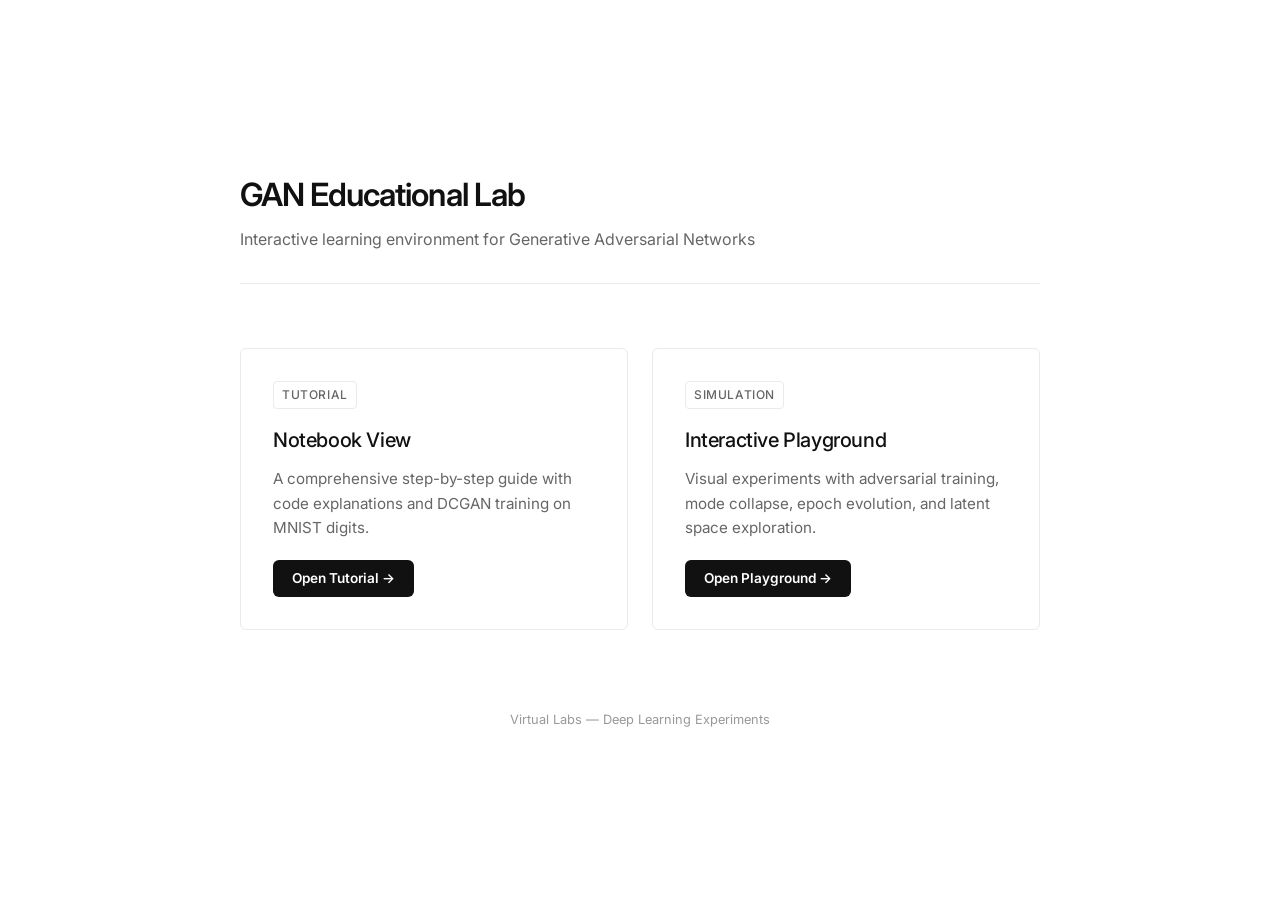
<file: simulation/index.html>
<!DOCTYPE html>
<html lang="en">

<head>
    <meta charset="UTF-8">
    <meta name="viewport" content="width=device-width, initial-scale=1.0">
    <title>GAN Educational Lab - MNIST</title>
    <link rel="preconnect" href="https://fonts.googleapis.com">
    <link rel="preconnect" href="https://fonts.gstatic.com" crossorigin>
    <link href="https://fonts.googleapis.com/css2?family=Inter:wght@400;500;600&display=swap" rel="stylesheet">
    <style>
        :root {
            --bg-color: #ffffff;
            --text-primary: #111111;
            --text-secondary: #666666;
            --border-color: #eaeaea;
            --hover-border: #000000;
            --card-bg: #ffffff;
            --accent: #333333;
        }

        * {
            margin: 0;
            padding: 0;
            box-sizing: border-box;
        }

        body {
            font-family: 'Inter', -apple-system, sans-serif;
            background-color: var(--bg-color);
            color: var(--text-primary);
            min-height: 100vh;
            display: flex;
            flex-direction: column;
            align-items: center;
            justify-content: center;
            padding: 2rem;
            line-height: 1.5;
            -webkit-font-smoothing: antialiased;
        }

        .container {
            max-width: 800px;
            width: 100%;
        }

        .header {
            text-align: left;
            margin-bottom: 4rem;
            padding-bottom: 2rem;
            border-bottom: 1px solid var(--border-color);
        }

        .header h1 {
            font-size: 2rem;
            font-weight: 600;
            margin-bottom: 0.5rem;
            letter-spacing: -0.03em;
        }

        .header p {
            font-size: 1rem;
            color: var(--text-secondary);
            font-weight: 400;
        }

        .options {
            display: grid;
            grid-template-columns: repeat(auto-fit, minmax(300px, 1fr));
            gap: 1.5rem;
        }

        .option-card {
            background: var(--card-bg);
            border: 1px solid var(--border-color);
            border-radius: 6px;
            padding: 2rem;
            text-decoration: none;
            color: inherit;
            transition: all 0.2s ease;
            display: flex;
            flex-direction: column;
            align-items: flex-start;
        }

        .option-card:hover {
            border-color: var(--hover-border);
            transform: translateY(-1px);
        }

        .option-label {
            font-size: 0.75rem;
            text-transform: uppercase;
            letter-spacing: 0.05em;
            color: var(--text-secondary);
            margin-bottom: 1rem;
            font-weight: 500;
            border: 1px solid var(--border-color);
            padding: 0.25rem 0.5rem;
            border-radius: 4px;
        }

        .option-title {
            font-size: 1.25rem;
            font-weight: 500;
            margin-bottom: 0.75rem;
            color: var(--text-primary);
            letter-spacing: -0.02em;
        }

        .option-description {
            font-size: 0.95rem;
            color: var(--text-secondary);
            line-height: 1.6;
            margin-bottom: 1.25rem;
        }

        .option-cta {
            display: inline-flex;
            align-items: center;
            gap: 0.4rem;
            padding: 0.5rem 1.2rem;
            font-size: 0.85rem;
            font-weight: 600;
            color: #fff;
            background: #111;
            border: none;
            border-radius: 6px;
            cursor: pointer;
            transition: all 0.2s;
            font-family: 'Inter', -apple-system, sans-serif;
            margin-top: auto;
        }

        .option-card:hover .option-cta {
            background: #333;
            transform: translateX(2px);
        }

        .footer {
            text-align: center;
            color: #999;
            margin-top: 5rem;
            font-size: 0.8rem;
        }

        @media (max-width: 600px) {
            .header {
                text-align: center;
            }

            .header h1 {
                font-size: 1.75rem;
            }

            .option-card {
                align-items: center;
                text-align: center;
            }
        }
    </style>
</head>

<body>
    <div class="container">
        <div class="header">
            <h1>GAN Educational Lab</h1>
            <p>Interactive learning environment for Generative Adversarial Networks</p>
        </div>

        <div class="options">
            <a href="notebook/index.html" class="option-card">
                <div class="option-label">Tutorial</div>
                <div class="option-title">Notebook View</div>
                <div class="option-description">
                    A comprehensive step-by-step guide with code explanations and DCGAN training on MNIST digits.
                </div>
                <span class="option-cta">Open Tutorial →</span>
            </a>

            <a href="interactive/index.html" class="option-card">
                <div class="option-label">Simulation</div>
                <div class="option-title">Interactive Playground</div>
                <div class="option-description">
                    Visual experiments with adversarial training, mode collapse, epoch evolution, and latent space
                    exploration.
                </div>
                <span class="option-cta">Open Playground →</span>
            </a>
        </div>

        <div class="footer">
            <p>Virtual Labs &mdash; Deep Learning Experiments</p>
        </div>
    </div>
<script src="../assets/js/iframeResize.js"></script>
        
        </body>

</html>
</file>
